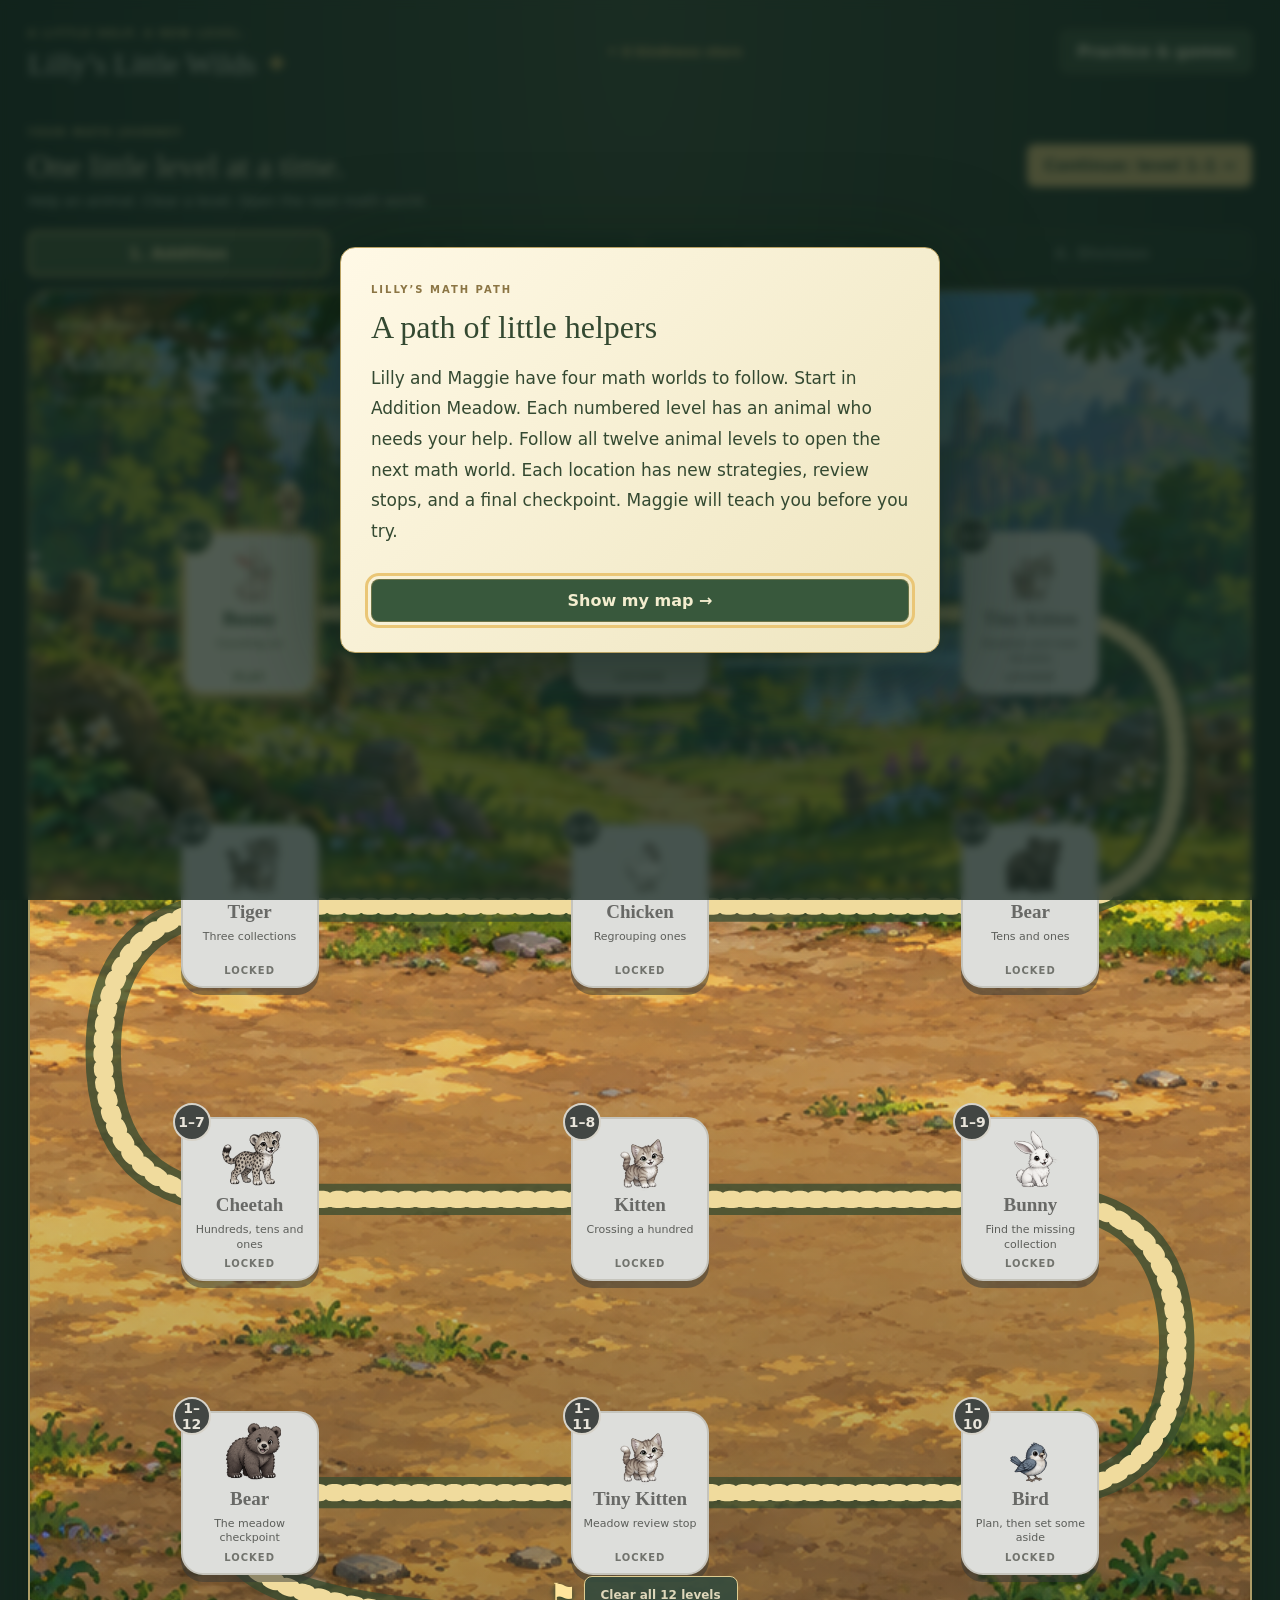
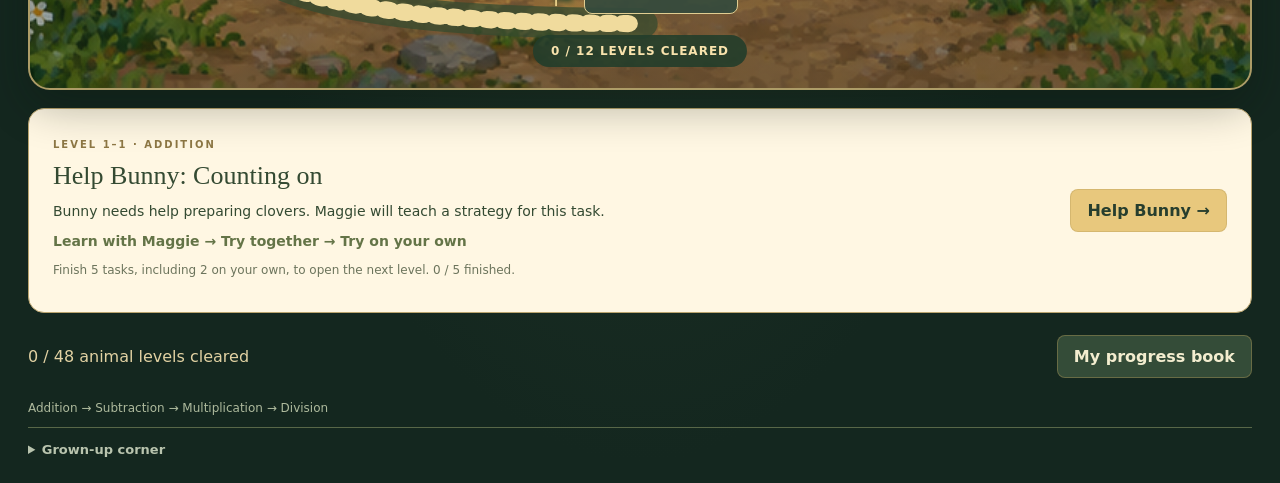
<file: index.html>
<!doctype html>
<html lang="en"><head><meta charset="utf-8"><meta name="viewport" content="width=device-width,initial-scale=1"><meta name="theme-color" content="#20392f"><link rel="icon" href="data:,"><title>Lilly’s Little Wilds</title><link rel="stylesheet" href="style.css"></head>
<body><header><div class="brand"><small>A LITTLE HELP. A NEW LEVEL.</small><h1>Lilly’s Little Wilds <span>✦</span></h1></div><div id="stars">✦ 0 kindness stars</div><button id="games">Practice &amp; games</button></header>
<main><section class="pathHeading"><div><small>YOUR MATH JOURNEY</small><h2>One little level at a time.</h2><p>Help an animal. Clear a level. Open the next math world.</p></div><button id="challenge">Continue my path →</button></section>
<nav id="worldTabs" aria-label="Math worlds"></nav>
<section class="levelMap" id="levelMap" aria-label="Math world level map"><div class="mapCaption"><small id="mapWorld"></small><h2 id="mapTitle"></h2><p id="mapDescription"></p></div><svg class="mapRoute" viewBox="0 0 1000 1300" preserveAspectRatio="none" aria-hidden="true"><path class="routeBorder" d="M180 299 L820 299 Q940 299 940 435 Q940 572 820 572 L180 572 Q60 572 60 709 Q60 845 180 845 L820 845 Q940 845 940 982 Q940 1118 820 1118 L180 1118 Q100 1240 500 1240"/><path class="routeLine" d="M180 299 L820 299 Q940 299 940 435 Q940 572 820 572 L180 572 Q60 572 60 709 Q60 845 180 845 L820 845 Q940 845 940 982 Q940 1118 820 1118 L180 1118 Q100 1240 500 1240"/></svg><div id="levelNodes"></div><div id="mapParty" class="mapParty" role="img" aria-label="Lilly and Maggie Jr. at the selected level"><i class="mapLilly"></i><i class="mapMaggie"></i></div><div class="worldFinish"><span aria-hidden="true">⚑</span><button id="worldGate"></button></div><p id="worldClear" class="worldClear"></p></section>
<section class="missionCard" aria-labelledby="missionTitle"><div><small id="missionLevel"></small><h2 id="missionTitle"></h2><p id="missionRequest"></p><p id="missionSteps" class="missionSteps"></p><p id="missionStatus"></p></div><button id="enterLevel">Enter level →</button></section>
<div class="pathFooter"><p id="satchel"></p><button id="journal">My progress book</button></div><p id="message" role="status"></p><p id="trail" class="trail"></p><details><summary>Grown-up corner</summary><p>Each level teaches a strategy, offers guided practice, then asks Lilly to try on her own. Hints never cost stars. Clear twelve levels in each math world to open the next one.</p><div class="difficultySettings"><label for="difficulty">Starting learning level</label><select id="difficulty"><option value="gentle">Getting started</option><option value="growing">Building confidence</option><option value="challenge">Ready for a challenge</option></select><button id="applyDifficulty">Apply learning level</button><p id="difficultyNote"></p></div><div id="progress"></div><button id="reset">Reset progress</button></details></main>
<dialog id="math"><form id="answerForm"><small id="skill">LEARN WITH MAGGIE JR.</small><h2 id="friend">A little math magic</h2><p id="story"></p><div id="equation"></div><label id="answerLabel" for="answer">Your answer</label><input id="answer" type="number" step="1" inputmode="numeric" autocomplete="off" required><p id="feedback" role="status"></p><button type="button" id="nextTeach">Show next step →</button><div class="actions"><button type="button" id="hint">Ask Maggie Jr.</button><button type="submit">Try my answer ✦</button></div><p id="explanation" hidden></p><button type="button" id="counterToggle">Use counting counters</button><section id="workbench" hidden><p>Build your own groups. Add or remove counters as you think.</p><b id="counterCount">0 counters</b><div id="counterBoard"></div><button type="button" id="addCounter">Add one</button><button type="button" id="addTenCounter">Add ten</button><button type="button" id="addHundredCounter">Add a hundred</button><button type="button" id="removeCounter">Remove one</button><button type="button" id="clearCounters">Clear</button></section><button type="button" id="review">Read the lesson again</button><button type="button" id="close">Back to the path</button></form></dialog>
<dialog id="fieldJournal"><small>LILLY’S PROGRESS BOOK</small><h2>My math worlds</h2><p>Each math world has twelve animal levels. Clear them in order, then follow Lilly and Maggie into the next math world.</p><div id="journalEntries"></div><p>There’s no hurry. You can revisit a lesson whenever you like.</p><button id="closeJournal">Back to the path</button></dialog>
<dialog id="storyScene"><small>LILLY’S MATH PATH</small><h2 id="sceneTitle"></h2><p id="sceneText"></p><button id="sceneContinue">Let’s explore →</button></dialog><dialog id="arcadeMenu"><small>PLAY WITH MAGGIE JR.</small><h2>Practice &amp; games</h2><p id="gameUnlockNote"></p><div class="gameMenu"><button data-game="challenge"><b>Math Challenge</b><span>Endless fresh questions. Choose your skill and level.</span></button><button data-game="trail"><b>Maggie’s Number Trail</b><span>Follow number patterns across stepping stones.</span></button><button data-game="shop"><b>The Lantern Shop</b><span>Build an order and work out your change.</span></button><button data-game="picnic"><b>Fair Share Picnic</b><span>Share the berries equally between friends.</span></button></div><button id="closeArcadeMenu">Back to the map</button></dialog><dialog id="arcadeDialog"><small>REPEATABLE MATH ADVENTURES</small><div class="arcadeWelcome"><div class="arcadePoodle" role="img" aria-label="Maggie Jr."></div><h2 id="arcadeTitle"></h2></div><div class="arcadeSettings"><label for="arcadeLevel">Puzzle level</label><select id="arcadeLevel"><option value="0">Getting started</option><option value="1">Building confidence</option><option value="2">Tricky numbers</option><option value="3">Big-number explorer</option></select><label id="operationLabel" for="arcadeOperation">Skill</label><select id="arcadeOperation"><option value="mixed">All four skills</option><option value="add">Addition</option><option value="subtract">Subtraction</option><option value="multiply">Multiplication</option><option value="divide">Division</option></select></div><p id="arcadeStats"></p><p id="arcadeStory"></p><div id="arcadeQuestion"></div><div id="arcadeBoard"></div><form id="arcadeForm"><label id="arcadeAnswerLabel" for="arcadeInput">Your answer</label><input id="arcadeInput" type="number" step="1" inputmode="numeric" required><p id="arcadeFeedback" role="status"></p><button id="arcadeSubmit" type="submit">Try my plan</button><button id="arcadeHint" type="button">Ask Maggie for a strategy</button><p id="arcadeExplanation" hidden></p></form><button id="closeArcade">Back to the map</button></dialog><script src="story.js"></script><script src="lessons.js"></script><script src="math.js"></script><script src="curriculum.js"></script><script src="path.js"></script><script src="map.js"></script><script src="arcade.js"></script><script src="app.js"></script></body></html>
</file>
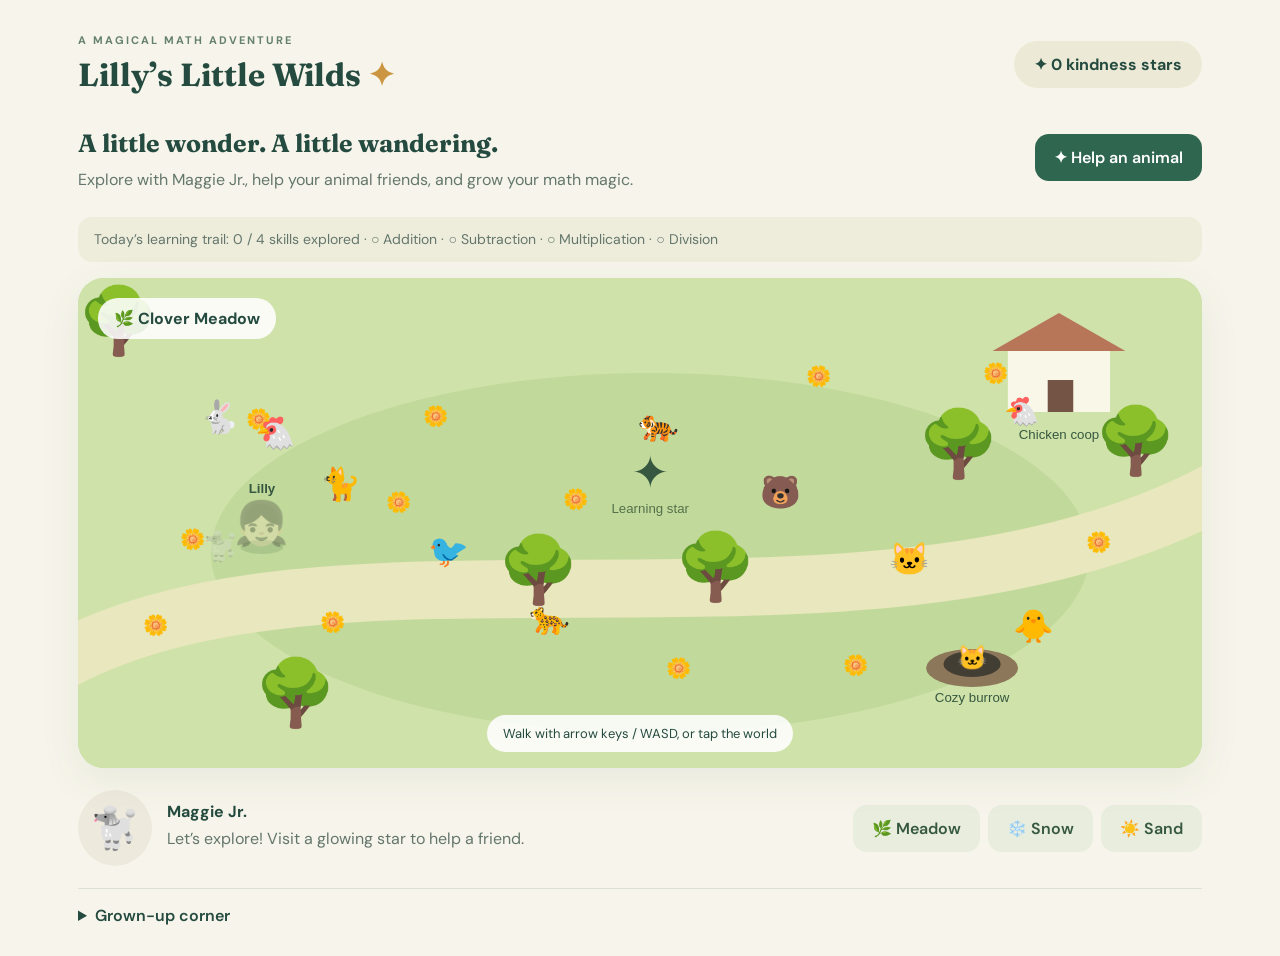
<file: index-v1.html>
<!doctype html>
<html lang="en"><head><meta charset="utf-8"><meta name="viewport" content="width=device-width,initial-scale=1"><title>Lilly’s Little Wilds</title><link rel="stylesheet" href="style-v1.css"></head>
<body><header><div><small>A MAGICAL MATH ADVENTURE</small><h1>Lilly’s Little Wilds <span>✦</span></h1></div><div id="stars">✦ 0 kindness stars</div></header><main><section class="intro"><div><h2>A little wonder. A little wandering.</h2><p>Explore with Maggie Jr., help your animal friends, and grow your math magic.</p></div><button id="challenge">✦ Help an animal</button></section><p class="trail" id="trail" aria-live="polite"></p><section class="world"><canvas id="world" aria-label="Magical world with Lilly, Maggie Jr., animals, and three landscapes"></canvas><div class="badge" id="place">🌿 Clover Meadow</div><div class="guide">Walk with arrow keys / WASD, or tap the world</div></section><section class="bottom"><div class="companion"><span>🐩</span><div><b>Maggie Jr.</b><p id="message" aria-live="polite">Let’s explore! Visit a glowing star to help a friend.</p></div></div><div class="controls"><button data-area="0">🌿 Meadow</button><button data-area="1">❄️ Snow</button><button data-area="2">☀️ Sand</button></div></section><details><summary>Grown-up corner</summary><p>Progress stays on this device. Each skill starts with a lesson and guided practice, then grows after three independent correct answers. Hints and retries never cost stars.</p><div id="progress"></div><button id="reset">Reset progress</button></details></main><dialog id="math"><form id="answerForm"><small id="skill">MEADOW MATH</small><h2 id="friend">Help a friend</h2><p id="story"></p><div id="equation"></div><label for="answer">Your answer</label><input id="answer" type="number" step="1" inputmode="numeric" autocomplete="off" required><p id="feedback" role="status"></p><div class="actions"><button type="button" id="hint">🐩 Ask Maggie Jr.</button><button type="submit">Try my answer ✦</button></div><p id="explanation" hidden></p><button type="button" id="review">Read the lesson again</button><button type="button" id="close">Back to exploring</button></form></dialog><script src="math.js"></script><script src="app-v1.js"></script></body></html>
</file>
<file: style.css>
:root{font-family:system-ui,-apple-system,'Segoe UI',sans-serif;color:#e9ead8;background:#14271f;font-synthesis:none}*{box-sizing:border-box}body{margin:0;background:radial-gradient(ellipse at top,#354a37,#14271f 70%)}button,input{font:inherit}button{cursor:pointer;font-weight:650;border:1px solid #b89c5a65;border-radius:8px;padding:11px 16px;background:#344c38;color:#f3edcf;transition:background .15s}button:hover{background:#486547}button:focus-visible,input:focus-visible,canvas:focus-visible,summary:focus-visible{outline:3px solid #eac676;outline-offset:3px}header,main{max-width:1320px;margin:auto}header{padding:22px 28px;display:flex;align-items:center;gap:25px;justify-content:space-between}small{font-size:10px;letter-spacing:2px;font-weight:700;color:#c6b878}h1,h2{font-family:Georgia,serif;font-weight:500}h1{font-size:30px;margin:5px 0 0}h1 span{color:#d6b35f}header nav{display:flex;gap:6px}header nav button{font-size:12px;padding:10px 12px;border-color:transparent;background:transparent;color:#c8d2bd}header nav button.active{border-color:#a3975e;background:#344835}#stars{font-size:13px;font-weight:700;color:#eac676;white-space:nowrap}main{padding:0 28px 26px}.quest{display:flex;align-items:center;justify-content:space-between;gap:15px;padding:15px 20px;border:1px solid #7b805345;border-bottom:0;background:#263d2f;border-radius:12px 12px 0 0}.quest p{font-size:14px;color:#dde1c9;margin:6px 0 0}.quest>button{background:#dfc27d;color:#243e2d;flex-shrink:0}.world{position:relative;aspect-ratio:16/9;overflow:hidden;border:1px solid #b7aa6955;box-shadow:0 15px 60px #050c0760;background:#607958}canvas{width:100%;height:100%;display:block;touch-action:none;cursor:crosshair}.loading{position:absolute;inset:0;display:flex;align-items:center;justify-content:center;background:#1d352be8;color:#e6d6a3;font:24px Georgia;pointer-events:none}.loading[hidden]{display:none}.guide{position:absolute;bottom:15px;left:50%;transform:translateX(-50%);padding:8px 14px;border-radius:20px;background:#192d23c9;color:#f4eacb;font-size:12px;pointer-events:none;white-space:nowrap}.scene-caption{position:absolute;left:24px;top:23px;pointer-events:none;text-shadow:0 2px 5px #183024}.scene-caption small{display:block;color:#fff2c0;font-size:9px}.scene-caption b{display:block;margin-top:6px;color:#fff9df;font:24px Georgia}.adventure-panel{display:flex;align-items:center;gap:22px;padding:18px;background:#22382b;border:1px solid #7b805345;border-top:0;border-radius:0 0 12px 12px}.verbs{display:grid;grid-template-columns:1fr;gap:5px;min-width:95px}.verbs button{font-size:12px;padding:8px 12px;background:#172e22}.verbs button.active{background:#ddc481;color:#243e2d}.companion{display:flex;align-items:center;gap:14px;flex:1}.portrait{width:72px;height:76px;flex-shrink:0;background:#c8d2a5;border:1px solid #a6a06d;border-radius:8px;background-image:url('assets/animals.png');background-size:400% 200%;background-position:0 0;image-rendering:auto}.companion small{display:block;font-size:8px}.companion b{display:block;margin:5px 0;color:#f2dfaa;font:19px Georgia}.companion p{margin:0;font-size:13px;line-height:1.55;color:#c1d0bc}.adventure-panel>button{font-size:12px}.encounters{display:flex;gap:8px;align-items:center;padding:17px 0 8px;flex-wrap:wrap;font-size:12px;color:#b4c0aa}.encounters button{font-size:12px;background:#243a2c;padding:7px 12px}.trail{font-size:12px;color:#aeba9d;padding:6px 0 12px;margin:0}details{border-top:1px solid #586748;padding-top:14px;color:#b9c4ae;font-size:13px}summary{cursor:pointer;font-weight:600}details p{line-height:1.65}#progress{padding:10px 0}dialog{border:1px solid #baa263;border-radius:15px;padding:30px;max-width:500px;width:calc(100% - 28px);max-height:90vh;overflow:auto;color:#344931;background:#fff8e6;box-shadow:0 25px 100px #06180a80}dialog::backdrop{background:#11231cbc;backdrop-filter:blur(4px)}dialog small{color:#8b7544}dialog h2{font-size:28px;margin:12px 0}dialog p{line-height:1.65;font-size:15px}dialog button{background:#38583c}#equation{font:44px Georgia;text-align:center;padding:21px;color:#365239}label{display:block;font-weight:650}input{width:100%;font-size:26px;border:2px solid #afbc97;border-radius:10px;padding:10px;margin-top:8px;color:#31482f;background:#fffdf3}.actions{display:flex;gap:9px;margin:15px 0}.actions button{flex:1;font-size:13px}#hint,#close,#review{background:#e8e7cf;color:#405136}#close,#review{width:100%;margin-top:9px}#feedback{min-height:24px;font-weight:600;color:#53653c}#explanation{padding:15px;background:#ede9cb;border-radius:10px;white-space:pre-line}#journalEntries p{border-bottom:1px solid #d7d2b3;padding-bottom:12px}@media(max-width:900px){header{flex-wrap:wrap;padding:18px}header nav{order:3;width:100%;justify-content:center}.brand h1{font-size:26px}main{padding:0 12px 20px}.scene-caption b{font-size:18px}.adventure-panel{gap:12px;padding:12px}.portrait{width:55px;height:65px}.adventure-panel>button{max-width:100px}}@media(max-width:550px){.quest{padding:12px;align-items:flex-start}.quest p{font-size:12px}.quest>button{font-size:11px;padding:10px;max-width:110px}.world{aspect-ratio:4/3}.scene-caption{left:14px;top:14px}.scene-caption b{font-size:16px}.guide{font-size:9px;bottom:10px;padding:6px 9px}.companion small{display:none}.companion b{font-size:16px}.companion p{font-size:11px}.portrait{display:none}.adventure-panel{flex-wrap:wrap}.verbs{display:flex;min-width:0}.companion{min-width:170px}.adventure-panel>button{max-width:none}.encounters{gap:5px}.actions button{padding:11px 8px}}
button:disabled{opacity:.45;cursor:default}select{font:inherit;background:#fff8e6;color:#31482f;border:1px solid #b5aa7a;border-radius:8px;padding:10px}.difficultySettings{margin:18px 0;max-width:700px}.difficultySettings label{margin-bottom:8px}.difficultySettings select{margin:0 8px 8px 0}.difficultySettings p{font-size:12px}.satchel{font:15px Georgia;color:#dcc591;margin:12px 0 8px}.encounters button.completed{border-color:#a5bc72;color:#dce8be}#nextTeach{width:100%;margin:8px 0;background:#d7bd79;color:#364b31}#counterToggle{width:100%;background:#e8e7cf;color:#405136}#workbench{background:#eeead7;border-radius:12px;padding:15px;margin-top:10px}#workbench button{font-size:12px;margin:8px 4px 0 0;padding:8px}#counterBoard{display:flex;gap:8px;flex-wrap:wrap;max-height:170px;overflow:auto;margin:12px 0}.counter{height:16px;width:16px;border-radius:50%;background:#aa83bb;border:2px solid #8f6b9e}#storyScene{max-width:600px;background:linear-gradient(135deg,#fff9e6,#eee5bf)}#storyScene h2{font-size:32px}#sceneText{font-size:17px;line-height:1.8}#sceneContinue{width:100%;margin-top:16px}#journalEntries h3{font:20px Georgia;color:#6e6237;margin-top:24px}
#arcadeDialog{max-width:760px}.gameMenu{display:grid;grid-template-columns:1fr 1fr;gap:10px;margin:20px 0}.gameMenu button{text-align:left;padding:17px}.gameMenu b,.gameMenu span{display:block}.gameMenu b{font:19px Georgia;margin-bottom:10px}.gameMenu span{font-size:12px;font-weight:400;line-height:1.6}.arcadeSettings{display:flex;gap:8px;align-items:center;flex-wrap:wrap}.arcadeSettings label{font-size:12px}.arcadeSettings select{font-size:12px;padding:8px}#arcadeStats{font-size:12px;color:#7c785e}#arcadeQuestion{font:28px Georgia;color:#35583a;text-align:center;padding:18px 0;line-height:1.6}#arcadeFeedback{font-weight:600;color:#53663d;min-height:24px}#arcadeExplanation{padding:14px;background:#ece8cd;border-radius:10px}#arcadeSubmit{margin-right:6px}#arcadeHint,#closeArcade,#closeArcadeMenu{background:#e8e7cf;color:#405136;margin-top:10px}.numberPath{display:flex;gap:10px;justify-content:center;padding:40px 0 20px}.stone{background:#bcc1a4;border:2px solid #8c9b7e;border-radius:40%;padding:17px 10px;min-width:65px;text-align:center;position:relative;font-weight:700}.trailPoodle{position:absolute;top:-53px;left:9px;width:50px;height:55px;background-image:url('assets/maggie.png');background-size:300% 400%;background-position:0 33.333%}.trailChoices,.shopChoices{display:flex;gap:9px;justify-content:center;flex-wrap:wrap}.trailChoices button{min-width:90px}.basketGrid{display:flex;gap:12px;flex-wrap:wrap;justify-content:center}.basket{background:#e7dcc0;border:2px solid #b2a06f;border-radius:12px;padding:15px;min-width:130px;text-align:center}.basket button{font-size:12px;padding:7px;margin:3px}.basket p{font-weight:700}#picnicRemaining{text-align:center;font-weight:700}#shopBag{padding:14px;background:#eee9d1;border-radius:10px}@media(max-width:550px){.gameMenu{grid-template-columns:1fr}.stone{min-width:48px;font-size:12px;padding:14px 5px}.numberPath{gap:6px}.trailPoodle{left:0}.adventure-panel>button{padding:9px 12px}.basket{min-width:110px;padding:9px}.arcadeSettings{gap:6px}}
.counter{display:inline-flex;align-items:center;justify-content:center;font-size:10px;color:white;flex-shrink:0}.counter-ten{width:28px;height:38px;border-radius:5px;background:#668e80;border-color:#477768}.counter-hundred{width:46px;height:46px;border-radius:5px;background:#c39854;border-color:#a78042}header #sound{font-size:12px;padding:10px 12px}#workbench p{font-size:13px}
.arcadeWelcome{display:flex;gap:15px;align-items:center}.arcadePoodle{width:67px;height:72px;flex-shrink:0;background-image:url('assets/maggie.png');background-size:300% 400%;background-position:0 0}.arcadeWelcome h2{font-size:26px}#shopGoods{display:flex;flex-wrap:wrap;justify-content:center;gap:12px;min-height:36px;margin-bottom:15px}.shopLantern{display:block;width:25px;height:35px;background:#ecc875;border:3px solid #ad813e;border-radius:6px;box-shadow:0 0 16px #ecca6f70;position:relative}.shopLantern:before{content:'';position:absolute;width:11px;height:8px;border:2px solid #ad813e;border-bottom:0;left:4px;top:-10px;border-radius:8px 8px 0 0}.shopRibbon{display:block;width:15px;height:35px;background:linear-gradient(90deg,#a184b2,#ceafdc);border-radius:3px 3px 7px 7px;transform:rotate(12deg)}.basketBerries{display:flex;gap:5px;flex-wrap:wrap;justify-content:center;max-width:130px;min-height:28px;margin:auto}.berry{width:12px;height:12px;display:block;border-radius:50%;background:radial-gradient(circle at 35% 30%,#d08b9e,#873d62);border:1px solid #773951;box-shadow:0 2px 2px #6c442430}
[hidden]{display:none!important}.picnicFriend{display:block;margin:0 auto 7px;width:48px;height:48px;background-image:url('assets/animals.png');background-size:400% 200%}.hop{animation:poodleHop .45s ease-out}@keyframes poodleHop{0%{transform:translate(-70px,0)}50%{transform:translate(-35px,-18px)}100%{transform:translate(0,0)}}@media(prefers-reduced-motion:reduce){.hop{animation:none}}

/* Numbered math worlds: movement is between levels on a clear route. */
.pathHeading{display:flex;justify-content:space-between;align-items:center;gap:20px;padding:18px 0 22px}.pathHeading h2{font-size:32px;color:#f5e9c3;margin:8px 0}.pathHeading p{color:#c7d3bc;margin:0;font-size:14px}.pathHeading button,#enterLevel{background:#e8c87d;color:#273e2e;flex-shrink:0}#worldTabs{display:grid;grid-template-columns:repeat(4,1fr);gap:8px;margin-bottom:14px}#worldTabs button{background:#21392b;color:#c6d4bb}#worldTabs button.active{border:2px solid #e5c978;color:#f9e5aa;background:#3d5438}#worldTabs button:disabled{opacity:.5}
.levelMap{height:560px;position:relative;isolation:isolate;border:2px solid #ad9c67;border-radius:22px;background-size:cover;background-position:center;box-shadow:0 15px 45px #08150b55;overflow:hidden}.mapCaption{position:absolute;left:26px;top:23px;color:white;text-shadow:0 2px 7px #132919;z-index:1;pointer-events:none}.mapCaption small{color:#fff0ad}.mapCaption h2{font-size:34px;margin:7px 0}.mapCaption p{font-size:13px;max-width:320px;line-height:1.6;color:#f7f5dd}.mapRoute{position:absolute;inset:0;width:100%;height:100%;pointer-events:none}.mapRoute path{fill:none;stroke-linecap:round;stroke-linejoin:round}.routeBorder{stroke:#354b2fbd;stroke-width:29}.routeLine{stroke:#f0db9d;stroke-width:16;stroke-dasharray:4 10}
.levelNode{position:absolute;transform:translate(-50%,-50%);width:138px;border:2px solid #d0c591;border-radius:22px;background:#fff8e7;color:#30452d;padding:10px 8px;box-shadow:0 7px 0 #263c2c80;z-index:3;transition:transform .15s,box-shadow .15s}.levelNode:hover{background:#fff1c5;transform:translate(-50%,-53%)}.levelNode.selected{border:4px solid #edbd4e;box-shadow:0 0 0 5px #fff3b24d,0 7px 0 #263c2c80}.levelNode.cleared{background:#e1eccd}.levelNode:disabled{opacity:1;filter:grayscale(.85);background:#dedfcb;color:#626c59}.nodeNumber{position:absolute;top:-16px;left:-10px;background:#304d37;color:#ffe4a4;border:2px solid #ead392;border-radius:50%;width:38px;height:38px;display:grid;place-items:center;font-size:14px}.cleared .nodeNumber{background:#547941}.mapAnimal{display:block;margin:auto;width:62px;height:62px;background-image:url('assets/animals.png');background-size:400% 200%}.nodeName{display:block;font-family:Georgia,serif;font-size:19px;margin-top:3px}.levelNode small{display:block;letter-spacing:1px;font-size:10px;margin-top:5px;color:#68794f}.mapParty{position:absolute;z-index:4;width:123px;height:104px;transform:translate(-50%,calc(-100% - 85px));pointer-events:none;transition:left .55s ease,top .55s ease;filter:drop-shadow(0 4px 3px #18372170)}.mapParty i{position:absolute;bottom:0;display:block;background-size:300% 400%;background-position:0 0}.mapLilly{left:7px;width:65px;height:104px;background-image:url('assets/lilly.png')}.mapMaggie{right:0;width:48px;height:64px;background-image:url('assets/maggie.png')}.worldFinish{position:absolute;right:2%;top:15%;text-align:center;z-index:5}.worldFinish span{display:block;font-size:54px;color:#ffe69c;text-shadow:0 3px 6px #25452b}.worldFinish button{max-width:160px;font-size:12px;background:#243c2ded;border-color:#e0cd91}.worldClear{position:absolute;bottom:12px;left:50%;transform:translateX(-50%);border-radius:20px;padding:9px 18px;background:#233d2be6;color:#f9e3ad;font-weight:750;letter-spacing:1px;font-size:12px;white-space:nowrap}
.missionCard{margin:18px 0;background:#fff7e3;color:#344a32;border-radius:16px;display:flex;gap:24px;align-items:center;justify-content:space-between;padding:24px;border:1px solid #baa46e}.missionCard small{color:#8d7744}.missionCard h2{font-size:26px;margin:9px 0}.missionCard p{font-size:14px;line-height:1.6;margin:8px 0}.missionSteps{font-weight:700;color:#647447}#missionStatus{font-size:12px;color:#6c745c}.pathFooter{display:flex;align-items:center;justify-content:space-between;gap:15px}#satchel{color:#e2d2a3}#message{font-size:13px;color:#d7e2c6}#missionRequest{max-width:700px}#fieldJournal button{width:100%}
@media(max-width:700px){header{gap:14px}.pathHeading{align-items:flex-start}.pathHeading h2{font-size:25px}.pathHeading p{font-size:12px}.pathHeading button{font-size:12px;max-width:120px;padding:12px}#worldTabs{grid-template-columns:repeat(2,1fr);gap:7px}#worldTabs button{font-size:12px;padding:11px 7px}.levelMap{height:530px;border-radius:16px}.mapCaption{left:16px;top:16px}.mapCaption h2{font-size:25px}.mapCaption p{display:none}.levelNode{width:100px;padding:10px 5px}.nodeName{font-size:15px}.mapAnimal{width:48px;height:48px}.nodeNumber{width:31px;height:31px;font-size:12px;top:-14px;left:-4px}.levelNode small{font-size:8px}.mapParty{width:90px;height:85px;transform:translate(-50%,calc(-100% - 64px))}.mapLilly{width:50px;height:85px;left:0}.mapMaggie{width:37px;height:49px}.worldFinish{top:20%;right:2%}.worldFinish span{font-size:37px}.worldFinish button{max-width:96px;font-size:10px;padding:7px}.missionCard{padding:18px;display:block}.missionCard h2{font-size:23px}#enterLevel{width:100%;margin-top:10px}.worldClear{font-size:10px}.pathFooter button{font-size:12px}.pathHeading>div{min-width:0}}
.mapParty.travelling i{animation:mapWalk .24s steps(1,end) infinite}@keyframes mapWalk{0%,100%{background-position:50% 0}50%{background-position:100% 0}}
.levelMap{height:1400px}.nodeTopic{display:block;font-size:11px;line-height:1.35;margin:7px auto 0;min-height:30px;font-weight:500;max-width:120px;color:#536347}.mapParty{transform:translate(-50%,calc(-100% - 80px))}.worldFinish{top:92%;right:42%}.worldFinish span{font-size:32px}.worldFinish button{opacity:1}.worldFinish button:disabled{color:#ded7ba;background:#354b3ded}.mapCaption p{max-width:480px}.levelNode{min-height:157px}.worldClear{bottom:9px}
@media(max-width:700px){.levelMap{height:1500px}.levelNode{width:clamp(82px,25vw,96px);min-height:151px}.nodeTopic{font-size:10px;min-height:40px}.mapParty{transform:translate(-50%,calc(-100% - 82px))}.worldFinish{top:92%;right:36%}.worldFinish button{max-width:105px}.mapCaption h2{font-size:24px}}
.worldFinish{display:flex;align-items:center;gap:6px}.worldFinish span{flex-shrink:0}
@media(prefers-reduced-motion:reduce){.mapParty,.levelNode{transition:none}.mapParty.travelling i{animation:none}}
</file>
<file: style-v1.css>
@import url('https://fonts.googleapis.com/css2?family=DM+Sans:wght@400;500;600;700&family=Fraunces:wght@500;600;700&display=swap');
:root{font-family:'DM Sans',sans-serif;color:#254b40;background:#f7f5eb}*{box-sizing:border-box}body{margin:0}header,main{max-width:1180px;margin:auto}header{padding:28px 28px 18px;display:flex;align-items:center;justify-content:space-between}small{font-size:11px;letter-spacing:2px;font-weight:700;color:#65816b}h1,h2{font-family:'Fraunces',Georgia,serif}h1{font-size:32px;margin:6px 0}h1 span{color:#cc9542}#stars{background:#ecead6;border-radius:30px;padding:13px 20px;font-weight:700}main{padding:0 28px 30px}.intro{display:flex;align-items:center;justify-content:space-between;margin-bottom:20px;gap:16px}h2{font-size:25px;margin:10px 0}p{line-height:1.5;margin:5px 0;color:#64766c}button{font:inherit;font-weight:600;cursor:pointer;border:0;border-radius:14px;padding:13px 19px;background:#2f6650;color:white}button:hover{filter:brightness(1.1)}button:focus-visible,input:focus-visible{outline:3px solid #e7b957;outline-offset:3px}.world{position:relative;height:490px;border-radius:26px;overflow:hidden;box-shadow:0 12px 40px #355b4014;background:#cde0a6}canvas{width:100%;height:100%;display:block;touch-action:none}.badge,.guide{position:absolute;background:#ffffffe0;border-radius:20px;padding:10px 16px;pointer-events:none}.badge{left:20px;top:20px;font-weight:700}.guide{bottom:16px;left:50%;transform:translateX(-50%);font-size:13px;white-space:nowrap}.bottom{display:flex;justify-content:space-between;align-items:center;padding:22px 0;gap:20px}.companion{display:flex;align-items:center;gap:15px}.companion>span{font-size:40px;background:#eee9dd;border-radius:50%;padding:12px}.controls{display:flex;gap:8px}.controls button{background:#e8eddd;color:#365840}details{border-top:1px solid #dce1d3;padding-top:16px}summary{cursor:pointer;font-weight:600}#progress{padding:12px 0}dialog{border:0;border-radius:25px;padding:30px;max-width:480px;width:calc(100% - 30px);color:#254b40;background:#fffdf5;box-shadow:0 20px 80px #183e4040}dialog::backdrop{background:#12332b88;backdrop-filter:blur(4px)}#equation{font:600 44px 'Fraunces',Georgia;text-align:center;padding:22px}label{display:block;font-weight:700}input{width:100%;font:24px inherit;border:2px solid #bdcebc;border-radius:12px;padding:12px;margin-top:8px}.actions{display:flex;gap:10px;margin:16px 0}.actions button{flex:1;font-size:14px}#hint,#close{background:#e9eddf;color:#365840}#close{width:100%}#explanation{padding:14px;background:#f0efd9;border-radius:12px}#feedback{min-height:24px;font-weight:600}@media(max-width:650px){header{padding:20px}h1{font-size:24px}#stars{font-size:12px;padding:10px}main{padding:0 16px}.intro,.bottom{align-items:flex-start;flex-direction:column}.world{height:420px}.guide{font-size:11px}.controls{width:100%}.controls button{flex:1;padding:12px 8px}.intro h2{font-size:22px}}

#review{width:100%;margin-bottom:10px;background:#eee9d5;color:#365840}#explanation{white-space:pre-line}

.trail{padding:12px 16px;margin:0 0 16px;border-radius:14px;background:#eeeddc;font-size:14px}
</file>
